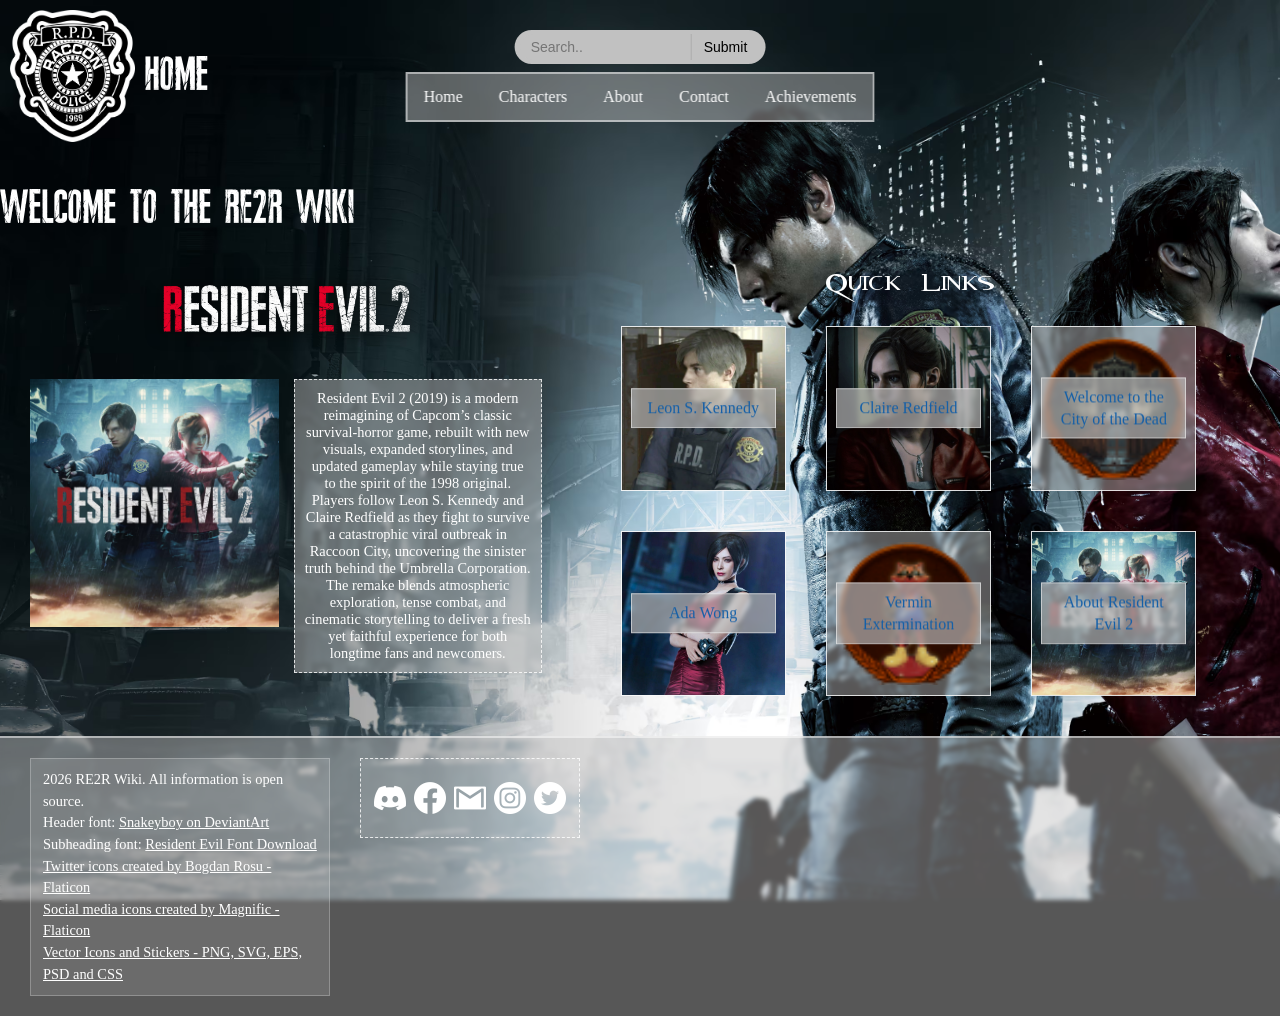
<file: index.html>
<!DOCTYPE html>
<html lang="en">
<link rel="stylesheet" href="css/styles.css">
<head>
    <meta charset="UTF-8">
    <meta name="viewport" content="width=device-width, initial-scale=1.0">
    <title>RE2R Wiki</title>
    <div class="header">
        <img src="Website Files/RPD Logo.png" alt="RPD Logo" class="logo">
        <h1>Home</h1>
        <div class="navbar">
            <div class="searchbar">
               <input type="text" placeholder="Search..">
               <button type="submit">Submit</button>
            </div>
            <nav>
                <ul>
                    <li><a href="index.html">Home</a></li>
                    <li><a href="characters.html">Characters</a></li>
                    <li><a href="about.html">About</a></li>
                    <li><a href="contact.html">Contact</a></li>
                    <li><a href="achievements.html">Achievements</a></li>
                </ul>
            </nav>
        </div>
    </div>
</head>
<body class="home-page">
    <h1>Welcome to the RE2R Wiki</h1>
    <div class="home-content">
        <div class="home-feature">
            <img src="Website Files/re2r-logo.png" alt="Resident Evil 2 Remake logo" class="home-feature-logo">
            <div class="home-feature-media">
                <img src="Website Files/re2rhomeheroimage.jpg" alt="Resident Evil 2 Remake" class="home-feature-image">
            </div>
            <div class="home-feature-placeholder">
                Resident Evil 2 (2019) is a modern reimagining of Capcom’s classic survival‑horror game, rebuilt with new visuals, expanded storylines, and updated gameplay while staying true to the spirit of the 1998 original. Players follow Leon S. Kennedy and Claire Redfield as they fight to survive a catastrophic viral outbreak in Raccoon City, uncovering the sinister truth behind the Umbrella Corporation. The remake blends atmospheric exploration, tense combat, and cinematic storytelling to deliver a fresh yet faithful experience for both longtime fans and newcomers.
            </div>
        </div>
        <div class="quick-links">
            <h2>Quick Links</h2>
            <div class="images">
                <a href="characters.html?character=leon"><img src="Website Files/leon.jpg" alt=""><span>Leon S. Kennedy</span></a>
                <a href="characters.html?character=claire"><img src="Website Files/claire.jpg" alt=""><span>Claire Redfield</span></a>
                <a href="achievements.html#achievement-welcome-city"><img class="quick-link-trophy" src="Website Files/RE2 Trophy Icons/bronze/WelcometotheCityoftheDead.png" alt=""><span>Welcome to the City of the Dead</span></a>
                <a href="characters.html?character=ada"><img src="Website Files/ada.jpg" alt=""><span>Ada Wong</span></a>
                <a href="achievements.html#achievement-vermin-extermination"><img class="quick-link-trophy" src="Website Files/RE2 Trophy Icons/bronze/VerminExtermination.png" alt=""><span>Vermin Extermination</span></a>
                <a href="about.html"><img src="Website Files/re2rhomeheroimage.jpg" alt=""><span>About Resident Evil 2</span></a>
            </div>
        </div>
    </div>
</body>
<footer class="site-footer">
    <div class="footer-content">
        <div class="footer-copy">2026 RE2R Wiki. All information is open source.<br>Header font: <a href="https://www.deviantart.com/snakeyboy" target="_blank" rel="noopener noreferrer">Snakeyboy on DeviantArt</a><br>Subheading font: <a href="https://fontmeme.com/fonts/resident-evil-font/" target="_blank" rel="noopener noreferrer">Resident Evil Font Download</a><br><a href="https://www.flaticon.com/free-icons/twitter" title="twitter icons">Twitter icons created by Bogdan Rosu - Flaticon</a><br><a href="https://www.flaticon.com/free-icons/social-media" title="social media icons">Social media icons created by Magnific - Flaticon</a><br><a href="https://www.flaticon.com/">Vector Icons and Stickers - PNG, SVG, EPS, PSD and CSS</a></div>
        <div class="footer-links-placeholder footer-social-links">
            <a href="https://discord.com" target="_blank" rel="noopener noreferrer"><img src="Website Files/discord.png" alt="Discord"></a>
            <a href="https://www.facebook.com" target="_blank" rel="noopener noreferrer"><img src="Website Files/facebook.png" alt="Facebook"></a>
            <a href="https://mail.google.com" target="_blank" rel="noopener noreferrer"><img src="Website Files/gmail.png" alt="Gmail"></a>
            <a href="https://www.instagram.com" target="_blank" rel="noopener noreferrer"><img src="Website Files/instagram.png" alt="Instagram"></a>
            <a href="https://twitter.com" target="_blank" rel="noopener noreferrer"><img src="Website Files/twitter.png" alt="Twitter"></a>
        </div>
    </div>
</footer>
</html>
</file>
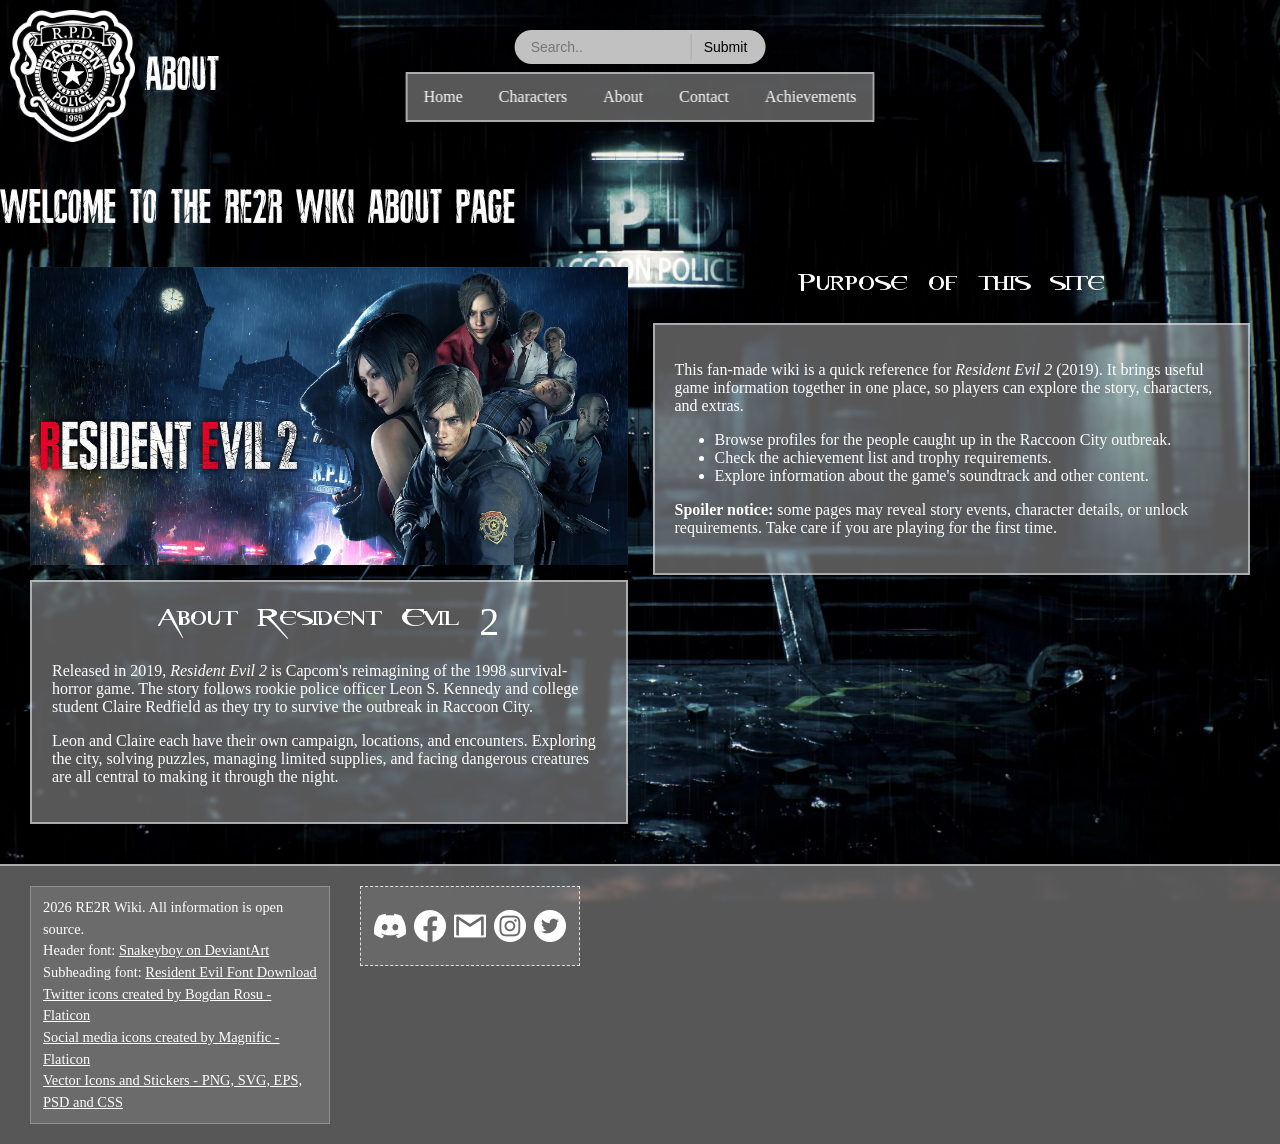
<file: about.html>
<!DOCTYPE html>
<html lang="en">
<link rel="stylesheet" href="css/styles.css">
<head>
    <meta charset="UTF-8">
    <meta name="viewport" content="width=device-width, initial-scale=1.0">
    <title>RE2R Wiki</title>
    <div class="header">
        <img src="Website Files/RPD Logo.png" alt="RPD Logo" class="logo">
        <h1>About</h1>
        <div class="navbar">
            <div class="searchbar">
               <input type="text" placeholder="Search..">
               <button type="submit">Submit</button>
            </div>
            <nav>
                <ul>
                    <li><a href="index.html">Home</a></li>
                    <li><a href="characters.html">Characters</a></li>
                    <li><a href="about.html">About</a></li>
                    <li><a href="contact.html">Contact</a></li>
                    <li><a href="achievements.html">Achievements</a></li>
                </ul>
            </nav>
        </div>
    </div>
</head>
<body class="about-page">
    <h1>Welcome to the RE2R Wiki about page</h1>
    <div class="about-content">
        <section class="about-panel">
            <h2>Purpose of this site</h2>
            <div class="about-information">
                <p>This fan-made wiki is a quick reference for <em>Resident Evil 2</em> (2019). It brings useful game information together in one place, so players can explore the story, characters, and extras.</p>
                <ul>
                    <li>Browse profiles for the people caught up in the Raccoon City outbreak.</li>
                    <li>Check the achievement list and trophy requirements.</li>
                    <li>Explore information about the game's soundtrack and other content.</li>
                </ul>
                <p><strong>Spoiler notice:</strong> some pages may reveal story events, character details, or unlock requirements. Take care if you are playing for the first time.</p>
            </div>
        </section>
        <section class="about-panel about-image-panel">
            <img src="Website Files/aboutpagebanner.jpg" alt="Resident Evil 2 Remake banner" class="about-banner">
            <div class="about-information">
                <h2>About Resident Evil 2</h2>
                <p>Released in 2019, <em>Resident Evil 2</em> is Capcom's reimagining of the 1998 survival-horror game. The story follows rookie police officer Leon S. Kennedy and college student Claire Redfield as they try to survive the outbreak in Raccoon City.</p>
                <p>Leon and Claire each have their own campaign, locations, and encounters. Exploring the city, solving puzzles, managing limited supplies, and facing dangerous creatures are all central to making it through the night.</p>
            </div>
        </section>
    </div>
</body>
<footer class="site-footer">
    <div class="footer-content">
        <div class="footer-copy">2026 RE2R Wiki. All information is open source.<br>Header font: <a href="https://www.deviantart.com/snakeyboy" target="_blank" rel="noopener noreferrer">Snakeyboy on DeviantArt</a><br>Subheading font: <a href="https://fontmeme.com/fonts/resident-evil-font/" target="_blank" rel="noopener noreferrer">Resident Evil Font Download</a><br><a href="https://www.flaticon.com/free-icons/twitter" title="twitter icons">Twitter icons created by Bogdan Rosu - Flaticon</a><br><a href="https://www.flaticon.com/free-icons/social-media" title="social media icons">Social media icons created by Magnific - Flaticon</a><br><a href="https://www.flaticon.com/">Vector Icons and Stickers - PNG, SVG, EPS, PSD and CSS</a></div>
        <div class="footer-links-placeholder footer-social-links">
            <a href="https://discord.com" target="_blank" rel="noopener noreferrer"><img src="Website Files/discord.png" alt="Discord"></a>
            <a href="https://www.facebook.com" target="_blank" rel="noopener noreferrer"><img src="Website Files/facebook.png" alt="Facebook"></a>
            <a href="https://mail.google.com" target="_blank" rel="noopener noreferrer"><img src="Website Files/gmail.png" alt="Gmail"></a>
            <a href="https://www.instagram.com" target="_blank" rel="noopener noreferrer"><img src="Website Files/instagram.png" alt="Instagram"></a>
            <a href="https://twitter.com" target="_blank" rel="noopener noreferrer"><img src="Website Files/twitter.png" alt="Twitter"></a>
        </div>
    </div>
</footer>
</html>
</file>
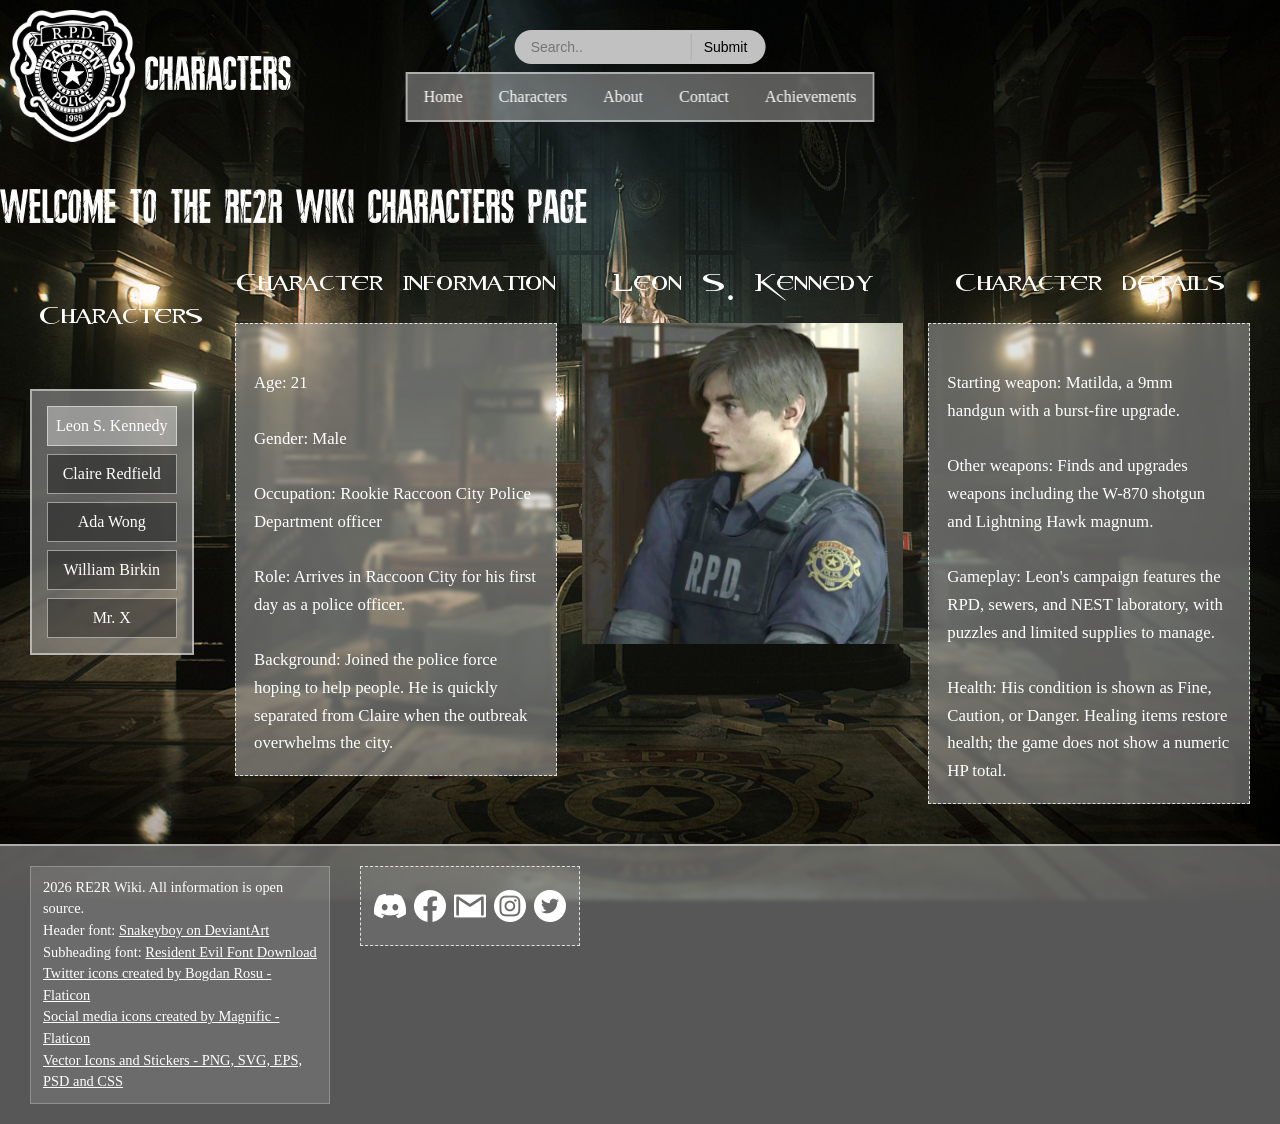
<file: characters.html>
<!DOCTYPE html>
<html lang="en">
<link rel="stylesheet" href="css/styles.css">
<head>
    <meta charset="UTF-8">
    <meta name="viewport" content="width=device-width, initial-scale=1.0">
    <title>RE2R Wiki</title>
    <div class="header">
        <img src="Website Files/RPD Logo.png" alt="RPD Logo" class="logo">
        <h1>Characters</h1>
        <div class="navbar">
            <div class="searchbar">
               <input type="text" placeholder="Search..">
               <button type="submit">Submit</button>
            </div>
            <nav>
                <ul>
                    <li><a href="index.html">Home</a></li>
                    <li><a href="characters.html">Characters</a></li>
                    <li><a href="about.html">About</a></li>
                    <li><a href="contact.html">Contact</a></li>
                    <li><a href="achievements.html">Achievements</a></li>
                </ul>
            </nav>
        </div>
    </div>
</head>
<body class="characters-page">
    <h1>Welcome to the RE2R Wiki characters page</h1>
    <div class="characters-content">
        <div class="character-menu-column">
            <h2>Characters</h2>
            <aside class="character-menu">
                <button type="button" class="character-menu-button active" data-character="leon">Leon S. Kennedy</button>
                <button type="button" class="character-menu-button" data-character="claire">Claire Redfield</button>
                <button type="button" class="character-menu-button" data-character="ada">Ada Wong</button>
                <button type="button" class="character-menu-button" data-character="william-birkin">William Birkin</button>
                <button type="button" class="character-menu-button" data-character="mr-x">Mr. X</button>
            </aside>
        </div>
        <div class="characters-layout">
            <section class="character-panel">
                <h2>Character information</h2>
                <div class="info-placeholder" id="character-information">
                    Age: 21

Gender: Male

Occupation: Rookie Raccoon City Police Department officer

Role: Arrives in Raccoon City for his first day as a police officer.

Background: Joined the police force hoping to help people. He is quickly separated from Claire when the outbreak overwhelms the city.
                </div>
            </section>
            <section class="character-panel character-image-panel">
                <h2 id="featured-character">Leon S. Kennedy</h2>
                <img src="Website Files/leon.jpg" alt="Leon S. Kennedy" class="character-image" id="character-image">
            </section>
            <section class="character-panel">
                <h2>Character details</h2>
                <div class="info-placeholder" id="character-details">
                    Starting weapon: Matilda, a 9mm handgun with a burst-fire upgrade.

Other weapons: Finds and upgrades weapons including the W-870 shotgun and Lightning Hawk magnum.

Gameplay: Leon's campaign features the RPD, sewers, and NEST laboratory, with puzzles and limited supplies to manage.

Health: His condition is shown as Fine, Caution, or Danger. Healing items restore health; the game does not show a numeric HP total.
                </div>
            </section>
        </div>
    </div>
    <script>
        const characterData = {
            leon: [
                'Leon S. Kennedy',
                'Age: 21\n\nGender: Male\n\nOccupation: Rookie Raccoon City Police Department officer\n\nRole: Arrives in Raccoon City for his first day as a police officer.\n\nBackground: Joined the police force hoping to help people. He is quickly separated from Claire when the outbreak overwhelms the city.',
                'Starting weapon: Matilda, a 9mm handgun with a burst-fire upgrade.\n\nOther weapons: Finds and upgrades weapons including the W-870 shotgun and Lightning Hawk magnum.\n\nGameplay: His campaign features the RPD, sewers, and NEST laboratory, with puzzles and limited supplies to manage.\n\nHealth: His condition is shown as Fine, Caution, or Danger. Healing items restore health; the game does not show a numeric HP total.',
                'Website Files/leon.jpg'
            ],
            claire: [
                'Claire Redfield',
                'Age: 19\n\nGender: Female\n\nOccupation: College student\n\nRole: Travels to Raccoon City looking for her brother, Chris Redfield.\n\nBackground: Resourceful and determined, she teams up with a young girl named Sherry to get her to safety.',
                'Starting weapon: SLS 60 revolver, which can use different ammunition types.\n\nOther weapons: Her arsenal includes the GM 79 grenade launcher and MQ 11 submachine gun.\n\nGameplay: Claire has a separate campaign, unique weapons, and encounters, including protecting Sherry.\n\nHealth: Her condition is shown as Fine, Caution, or Danger. Healing items restore health; the game does not show a numeric HP total.',
                'Website Files/claire.jpg'
            ],
            ada: [
                'Ada Wong',
                'Age: Not stated in the game\n\nGender: Female\n\nOccupation: Spy and covert operative\n\nRole: Poses as an FBI agent while secretly investigating the G-virus.\n\nBackground: Her goals are concealed from Leon, and she uses him to help reach the Umbrella facility.',
                'Weapon: B-12 handgun during her playable section.\n\nEquipment: The EMF Visualizer scans electronic devices and lets her interfere with circuits to open paths and solve obstacles.\n\nGameplay: Ada has a short, self-contained playable section focused on stealth, device puzzles, and escaping danger.\n\nHealth: She can take damage during gameplay; the game does not show a numeric HP total.',
                'Website Files/ada.jpg'
            ],
            'william-birkin': [
                'William Birkin',
                'Age: 36\n\nGender: Male\n\nOccupation: Umbrella virologist and lead researcher on the G-virus\n\nRole: After Umbrella operatives attack him, he injects himself with the virus rather than surrendering his research.\n\nBackground: His transformation threatens both Raccoon City and his daughter, Sherry.',
                'Combat: A multi-stage boss who mutates into increasingly powerful G forms as the story progresses.\n\nAttacks: Uses mutated claws and limbs at close range; later forms grow additional eyes and appendages that create new attack patterns.\n\nStrategy: Target the exposed eyes on his mutated body and use ammunition carefully. Environmental hazards can help in some encounters.\n\nHealth: Boss toughness and damage depend on difficulty; he has no player-style condition display.',
                'Website Files/williambirkin.png'
            ],
            'mr-x': [
                'Mr. X (Tyrant T-00)',
                'Age: Not applicable\n\nGender: Not applicable (engineered bioweapon)\n\nOccupation: Umbrella Tyrant, deployed as a pursuit and recovery weapon\n\nRole: Sent into the RPD to eliminate survivors and recover the G-virus sample.\n\nBackground: His relentless pursuit creates pressure to keep moving while exploring and solving puzzles.',
                'Combat: Follows the player through parts of the RPD and attacks with powerful punches.\n\nWeakness: Gunfire can briefly stagger him, but ordinary weapons will not permanently defeat him during the pursuit.\n\nStrategy: Break line of sight and keep moving; his footsteps can help you track his location.\n\nHealth: Has no player-style health meter. He can be temporarily incapacitated, but returns until the story resolves the encounter.',
                'Website Files/mrx.png'
            ]
        };

        function selectCharacter(button) {
            const [name, information, details, image] = characterData[button.dataset.character];
            document.querySelector('#featured-character').textContent = name;
            document.querySelector('#character-information').textContent = information;
            document.querySelector('#character-details').textContent = details;
            const characterImage = document.querySelector('#character-image');
            characterImage.src = image;
            characterImage.alt = name;
            characterImage.classList.toggle('character-image-transparent', button.dataset.character === 'mr-x');

            document.querySelector('.character-menu-button.active').classList.remove('active');
            button.classList.add('active');
        }

        const characterButtons = document.querySelectorAll('.character-menu-button');
        characterButtons.forEach((button) => {
            button.addEventListener('click', () => {
                selectCharacter(button);
            });
        });

        const requestedCharacter = new URLSearchParams(window.location.search).get('character');
        const requestedCharacterButton = [...characterButtons].find(
            (button) => button.dataset.character === requestedCharacter
        );
        if (requestedCharacterButton) {
            selectCharacter(requestedCharacterButton);
        }
    </script>
</body>
<footer class="site-footer">
    <div class="footer-content">
        <div class="footer-copy">2026 RE2R Wiki. All information is open source.<br>Header font: <a href="https://www.deviantart.com/snakeyboy" target="_blank" rel="noopener noreferrer">Snakeyboy on DeviantArt</a><br>Subheading font: <a href="https://fontmeme.com/fonts/resident-evil-font/" target="_blank" rel="noopener noreferrer">Resident Evil Font Download</a><br><a href="https://www.flaticon.com/free-icons/twitter" title="twitter icons">Twitter icons created by Bogdan Rosu - Flaticon</a><br><a href="https://www.flaticon.com/free-icons/social-media" title="social media icons">Social media icons created by Magnific - Flaticon</a><br><a href="https://www.flaticon.com/">Vector Icons and Stickers - PNG, SVG, EPS, PSD and CSS</a></div>
        <div class="footer-links-placeholder footer-social-links">
            <a href="https://discord.com" target="_blank" rel="noopener noreferrer"><img src="Website Files/discord.png" alt="Discord"></a>
            <a href="https://www.facebook.com" target="_blank" rel="noopener noreferrer"><img src="Website Files/facebook.png" alt="Facebook"></a>
            <a href="https://mail.google.com" target="_blank" rel="noopener noreferrer"><img src="Website Files/gmail.png" alt="Gmail"></a>
            <a href="https://www.instagram.com" target="_blank" rel="noopener noreferrer"><img src="Website Files/instagram.png" alt="Instagram"></a>
            <a href="https://twitter.com" target="_blank" rel="noopener noreferrer"><img src="Website Files/twitter.png" alt="Twitter"></a>
        </div>
    </div>
</footer>
</html>
</file>
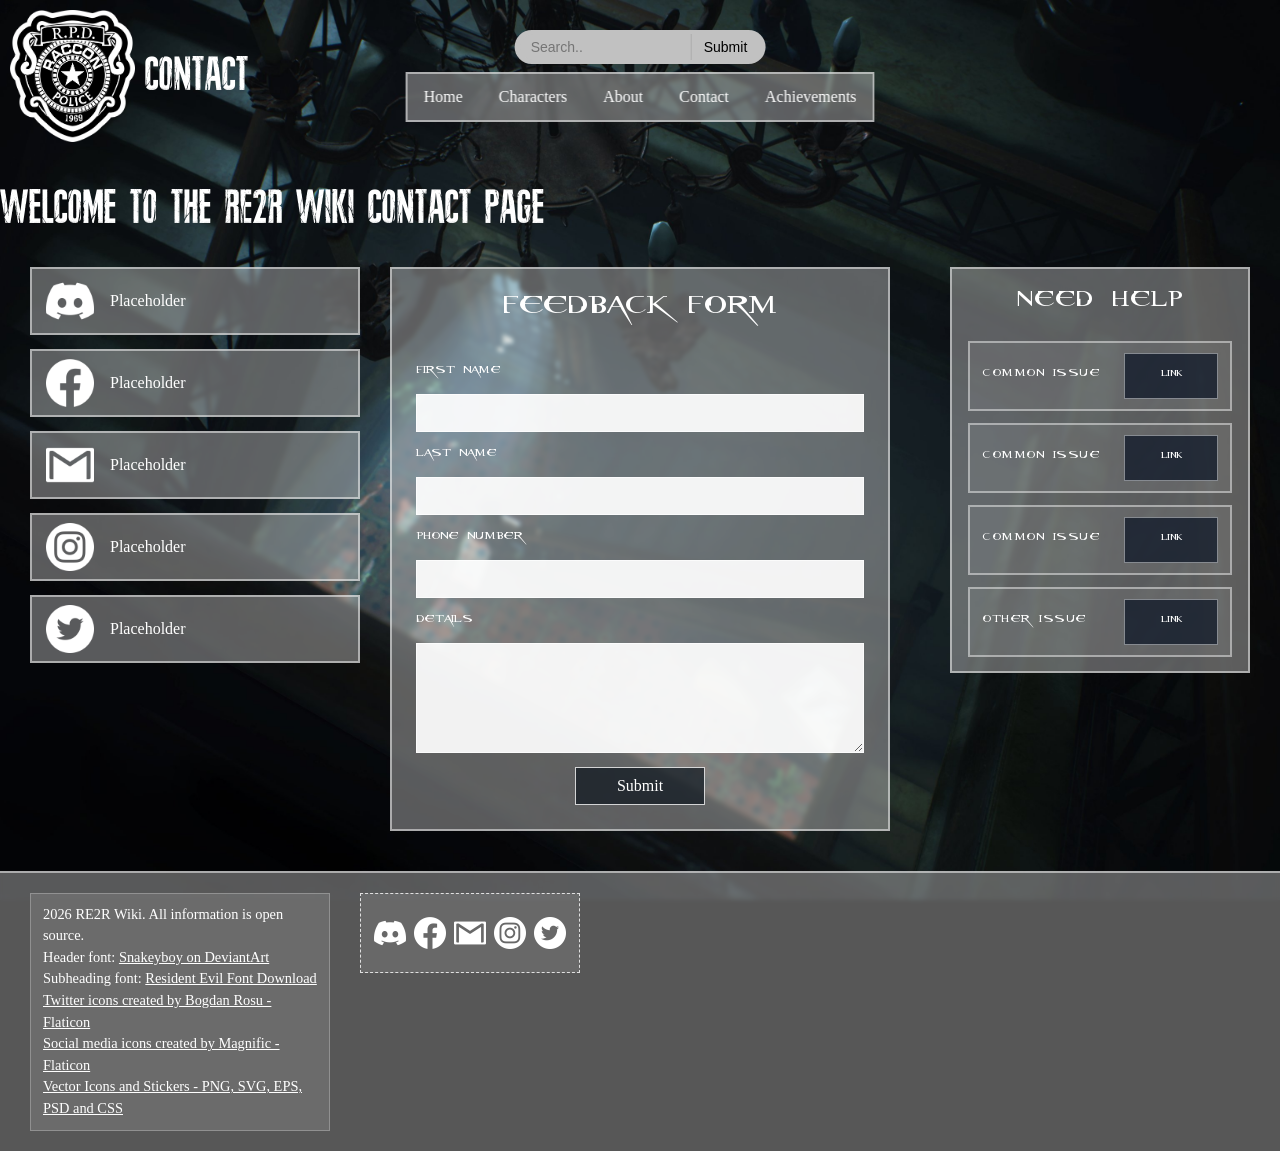
<file: contact.html>
<!DOCTYPE html>
<html lang="en">
<link rel="stylesheet" href="css/styles.css">
<head>
    <meta charset="UTF-8">
    <meta name="viewport" content="width=device-width, initial-scale=1.0">
    <title>RE2R Wiki</title>
    <div class="header">
        <img src="Website Files/RPD Logo.png" alt="RPD Logo" class="logo">
        <h1>Contact</h1>
        <div class="navbar">
            <div class="searchbar">
               <input type="text" placeholder="Search..">
               <button type="submit">Submit</button>
            </div>
            <nav>
                <ul>
                    <li><a href="index.html">Home</a></li>
                    <li><a href="characters.html">Characters</a></li>
                    <li><a href="about.html">About</a></li>
                    <li><a href="contact.html">Contact</a></li>
                    <li><a href="achievements.html">Achievements</a></li>
                </ul>
            </nav>
        </div>
    </div>
</head>
<body class="contact-page">
    <h1>Welcome to the RE2R Wiki contact page</h1>
    <div class="contact-content">
        <div class="contact-list">
            <div class="contact-item">
                <img src="Website Files/discord.png" alt="Discord">
                <span>Placeholder</span>
            </div>
            <div class="contact-item">
                <img src="Website Files/facebook.png" alt="Facebook">
                <span>Placeholder</span>
            </div>
            <div class="contact-item">
                <img src="Website Files/gmail.png" alt="Gmail">
                <span>Placeholder</span>
            </div>
            <div class="contact-item">
                <img src="Website Files/instagram.png" alt="Instagram">
                <span>Placeholder</span>
            </div>
            <div class="contact-item">
                <img src="Website Files/twitter.png" alt="Twitter">
                <span>Placeholder</span>
            </div>
        </div>
        <form class="feedback-form">
            <h2>Feedback Form</h2>
            <label for="first-name">First Name</label>
            <input id="first-name" name="first-name" type="text">

            <label for="last-name">Last Name</label>
            <input id="last-name" name="last-name" type="text">

            <label for="phone-number">Phone Number</label>
            <input id="phone-number" name="phone-number" type="tel">

            <label for="details">Details</label>
            <textarea id="details" name="details" rows="5"></textarea>

            <button type="submit">Submit</button>
        </form>

        <aside class="help-panel" aria-label="Need help">
            <h2>Need Help</h2>
            <div class="help-row">
                <span>Common Issue</span>
                <a href="#">Link</a>
            </div>
            <div class="help-row">
                <span>Common Issue</span>
                <a href="#">Link</a>
            </div>
            <div class="help-row">
                <span>Common Issue</span>
                <a href="#">Link</a>
            </div>
            <div class="help-row">
                <span>Other Issue</span>
                <a href="#">Link</a>
            </div>
        </aside>
    </div>
</body>
<footer class="site-footer">
    <div class="footer-content">
        <div class="footer-copy">2026 RE2R Wiki. All information is open source.<br>Header font: <a href="https://www.deviantart.com/snakeyboy" target="_blank" rel="noopener noreferrer">Snakeyboy on DeviantArt</a><br>Subheading font: <a href="https://fontmeme.com/fonts/resident-evil-font/" target="_blank" rel="noopener noreferrer">Resident Evil Font Download</a><br><a href="https://www.flaticon.com/free-icons/twitter" title="twitter icons">Twitter icons created by Bogdan Rosu - Flaticon</a><br><a href="https://www.flaticon.com/free-icons/social-media" title="social media icons">Social media icons created by Magnific - Flaticon</a><br><a href="https://www.flaticon.com/">Vector Icons and Stickers - PNG, SVG, EPS, PSD and CSS</a></div>
        <div class="footer-links-placeholder footer-social-links">
            <a href="https://discord.com" target="_blank" rel="noopener noreferrer"><img src="Website Files/discord.png" alt="Discord"></a>
            <a href="https://www.facebook.com" target="_blank" rel="noopener noreferrer"><img src="Website Files/facebook.png" alt="Facebook"></a>
            <a href="https://mail.google.com" target="_blank" rel="noopener noreferrer"><img src="Website Files/gmail.png" alt="Gmail"></a>
            <a href="https://www.instagram.com" target="_blank" rel="noopener noreferrer"><img src="Website Files/instagram.png" alt="Instagram"></a>
            <a href="https://twitter.com" target="_blank" rel="noopener noreferrer"><img src="Website Files/twitter.png" alt="Twitter"></a>
        </div>
    </div>
</footer>
</html>
</file>
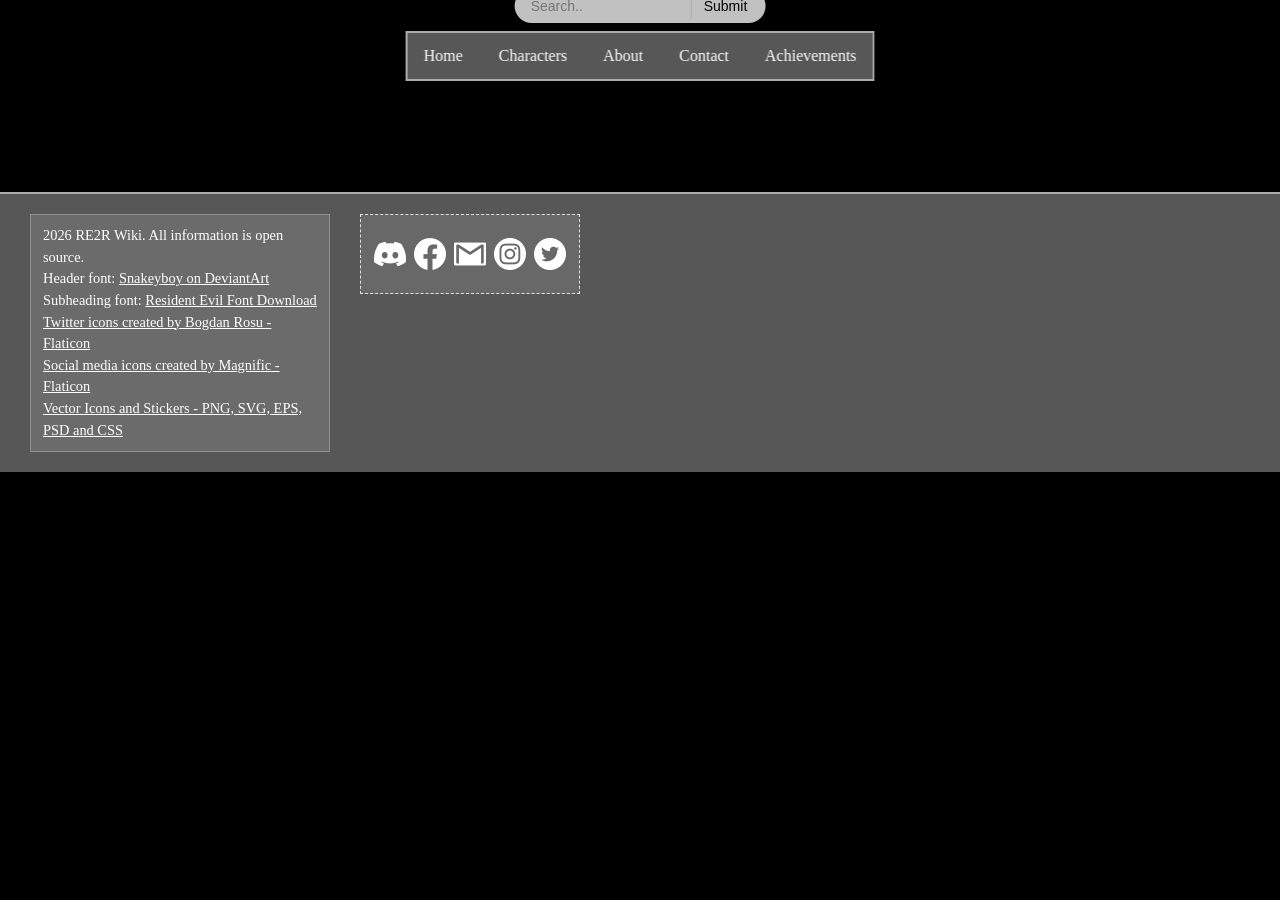
<file: ost.html>
<!DOCTYPE html>
<html lang="en">
<link rel="stylesheet" href="css/styles.css">
<head>
    <meta charset="UTF-8">
    <meta name="viewport" content="width=device-width, initial-scale=1.0">
    <title>RE2R Wiki</title>
    <div class="header">
        <h1>OST</h1>
        <div class="navbar">
            <div class="searchbar">
               <input type="text" placeholder="Search..">
               <button type="submit">Submit</button>
            </div>
            <nav>
                <ul>
                    <li><a href="index.html">Home</a></li>
                    <li><a href="characters.html">Characters</a></li>
                    <li><a href="about.html">About</a></li>
                    <li><a href="contact.html">Contact</a></li>
                    <li><a href="achievements.html">Achievements</a></li>
                </ul>
            </nav>
        </div>
    </div>
</head>
<body>
    <h1>Welcome to the RE2R Wiki OST page</h1>
</body>
<footer class="site-footer">
    <div class="footer-content">
        <div class="footer-copy">2026 RE2R Wiki. All information is open source.<br>Header font: <a href="https://www.deviantart.com/snakeyboy" target="_blank" rel="noopener noreferrer">Snakeyboy on DeviantArt</a><br>Subheading font: <a href="https://fontmeme.com/fonts/resident-evil-font/" target="_blank" rel="noopener noreferrer">Resident Evil Font Download</a><br><a href="https://www.flaticon.com/free-icons/twitter" title="twitter icons">Twitter icons created by Bogdan Rosu - Flaticon</a><br><a href="https://www.flaticon.com/free-icons/social-media" title="social media icons">Social media icons created by Magnific - Flaticon</a><br><a href="https://www.flaticon.com/">Vector Icons and Stickers - PNG, SVG, EPS, PSD and CSS</a></div>
        <div class="footer-links-placeholder footer-social-links">
            <a href="https://discord.com" target="_blank" rel="noopener noreferrer"><img src="Website Files/discord.png" alt="Discord"></a>
            <a href="https://www.facebook.com" target="_blank" rel="noopener noreferrer"><img src="Website Files/facebook.png" alt="Facebook"></a>
            <a href="https://mail.google.com" target="_blank" rel="noopener noreferrer"><img src="Website Files/gmail.png" alt="Gmail"></a>
            <a href="https://www.instagram.com" target="_blank" rel="noopener noreferrer"><img src="Website Files/instagram.png" alt="Instagram"></a>
            <a href="https://twitter.com" target="_blank" rel="noopener noreferrer"><img src="Website Files/twitter.png" alt="Twitter"></a>
        </div>
    </div>
</footer>
</html>
</file>
<file: css/styles.css>
@font-face {
    font-family: 'Resident Evil 4 Remake';
    src: url('../Website Files/fonttemp/resident_evil_4_remake_font_by_snakeyboy_df7kacs.ttf') format('truetype');
}

@font-face {
    font-family: 'Resident Evil H2';
    src: url('../Website Files/fonttemp/Resident_Evil_Large.ttf') format('truetype');
}

html, body {
    margin: 0;
    padding: 0;
    scrollbar-width: none; /* Firefox */
    -ms-overflow-style: none; /* IE/Edge legacy */
    background: #000;
    min-height: 100%;
}

body {
    min-height: 100vh;
}

html::-webkit-scrollbar,
body::-webkit-scrollbar {
    display: none; /* Chrome/Safari */
}

footer {
    border-top: 2px solid #C1C1C1;
}

h1 {
    font-family: 'Resident Evil 4 Remake', serif;
    font-size: 3rem;
    font-weight: 400;
    letter-spacing: 1px;
}

h2 {
    font-family: 'Resident Evil H2', serif;
    font-size: 2.5rem;
    font-weight: 400;
    line-height: 1.1;
}

.header h1 {
    margin: 0;
}

.header .logo {
    margin-right: 10px;
}

.header {
    display: flex;
    align-items: center;
    padding: 10px;
    position: relative;
}

nav{
    background: rgba(193, 193, 193, 0.45);
    border: 2px solid rgba(255, 255, 255, 0.5);
    overflow: hidden;
    display: inline-block;
    backdrop-filter: blur(2px);
}

nav ul {
    list-style-type: none;
    margin: 0;
    padding: 0;
}

nav li {
    display: inline-block;
}

.navbar {
    position: absolute;
    left: 50vw;
    transform: translateX(-50%);
    display: flex;
    flex-direction: column;
    align-items: center;
    gap: 8px;
}

.navbar .searchbar {
    order: 1;
}

.navbar nav {
    order: 2;
    position: relative;
}

nav li a {
    display: block;
    color: white;
    text-align: center;
    padding: 14px 16px;
    text-decoration: none;
}

nav li a:hover {
    background-color: #111;
}


.searchbar {
  display: flex;
  justify-content: center;
  padding: 4px 6px;
  border-radius: 999px;
  overflow: hidden;
  background: #C1C1C1;
  width: fit-content;
  max-width: 280px;
}
.searchbar input[type=text] {
  padding: 5px 10px;
  border: none;
  font-size: 14px;
  background: #C1C1C1;
  border-radius: 999px 0 0 999px;
  outline: none;
  width: 150px;
}

.searchbar button:hover {
  background: #ccc;
}

.searchbar button {
  padding: 5px 12px;
  background: #C1C1C1;
  font-size: 14px;
  border: none;
  cursor: pointer;
  border-radius: 0 999px 999px 0;
  border-left: 1px solid rgba(0, 0, 0, 0.2);
}

.logo {
    max-width: 125px;
    width: 100%;
    height: auto;
  }

.home-page {
    background-image: url('../Website Files/homepagebg.jpg');
    background-size: cover;
    background-position: center;
    background-repeat: no-repeat;
    background-attachment: fixed;
    color: #fff;
}

.characters-page {
    background-image: url('../Website Files/characterspagebg.jpg');
    background-size: cover;
    background-position: center;
    background-repeat: no-repeat;
    background-attachment: fixed;
    color: #fff;
}

.about-page {
    background-image: url('../Website Files/aboutpagebg.jpg');
    background-size: cover;
    background-position: center;
    background-repeat: no-repeat;
    background-attachment: fixed;
    color: #fff;
}

.contact-page {
    background-image: url('../Website Files/contactpagebg.jpg');
    background-size: cover;
    background-position: center;
    background-repeat: no-repeat;
    background-attachment: fixed;
    color: #fff;
}

.contact-content {
    display: grid;
    grid-template-columns: minmax(220px, 1fr) minmax(280px, 500px) minmax(220px, 1fr);
    align-items: start;
    gap: 30px;
    margin: 30px;
}

.contact-list {
    display: flex;
    flex-direction: column;
    align-items: flex-start;
    gap: 14px;
    width: min(100%, 360px);
    justify-self: start;
}

.contact-item {
    display: flex;
    align-items: center;
    gap: 16px;
    width: 100%;
    min-height: 64px;
    padding: 8px 14px;
    box-sizing: border-box;
    background: rgba(193, 193, 193, 0.45);
    border: 2px solid rgba(255, 255, 255, 0.5);
    backdrop-filter: blur(2px);
}

.contact-item img {
    width: 48px;
    height: 48px;
    object-fit: contain;
    flex: 0 0 48px;
    filter: grayscale(1) brightness(0) invert(1);
}

.contact-item span {
    color: #fff;
    font-size: 1rem;
}

.feedback-form {
    grid-column: 2;
    display: flex;
    flex-direction: column;
    width: 100%;
    padding: 20px 24px 24px;
    box-sizing: border-box;
    background: rgba(193, 193, 193, 0.45);
    border: 2px solid rgba(255, 255, 255, 0.5);
    backdrop-filter: blur(2px);
}

.feedback-form h2 {
    margin: 0 0 16px;
    color: #fff;
    text-align: center;
    text-transform: uppercase;
}

.feedback-form label {
    margin: 8px 0 5px;
    color: #fff;
    font-family: 'Resident Evil H2', serif;
    font-size: 1rem;
    text-transform: uppercase;
}

.feedback-form input,
.feedback-form textarea {
    width: 100%;
    padding: 9px 10px;
    box-sizing: border-box;
    border: 1px solid rgba(255, 255, 255, 0.7);
    border-radius: 0;
    background: rgba(255, 255, 255, 0.92);
    color: #111;
    font: inherit;
}

.feedback-form textarea {
    resize: vertical;
}

.feedback-form button {
    align-self: center;
    min-width: 130px;
    margin-top: 14px;
    padding: 9px 18px;
    border: 1px solid rgba(255, 255, 255, 0.8);
    background: rgba(16, 24, 33, 0.72);
    color: #fff;
    cursor: pointer;
    font: inherit;
}

.feedback-form button:hover {
    background: rgba(193, 193, 193, 0.75);
    color: #111;
}

.help-panel {
    grid-column: 3;
    width: min(100%, 300px);
    justify-self: end;
    padding: 18px 16px 14px;
    box-sizing: border-box;
    background: rgba(193, 193, 193, 0.45);
    border: 2px solid rgba(255, 255, 255, 0.5);
    backdrop-filter: blur(2px);
}

.help-panel h2 {
    margin: 0 0 18px;
    color: #fff;
    text-align: center;
    text-transform: uppercase;
    font-size: 2.1rem;
    letter-spacing: 1px;
    line-height: 1.1;
}

.help-row {
    display: flex;
    align-items: center;
    justify-content: space-between;
    gap: 12px;
    margin-bottom: 12px;
    padding: 10px 12px;
    background: rgba(255, 255, 255, 0.06);
    border: 2px solid rgba(255, 255, 255, 0.45);
}

.help-row:last-child {
    margin-bottom: 0;
}

.help-row span {
    color: #fff;
    font-family: 'Resident Evil H2', serif;
    font-size: 1rem;
    text-transform: uppercase;
    letter-spacing: 0.5px;
}

.help-row a {
    display: inline-flex;
    align-items: center;
    justify-content: center;
    min-width: 72px;
    padding: 6px 10px;
    background: rgba(11, 20, 36, 0.72);
    border: 1px solid rgba(255, 255, 255, 0.45);
    color: #fff;
    text-decoration: none;
    font-family: 'Resident Evil H2', serif;
    font-size: 1rem;
    text-transform: lowercase;
}

.help-row a:hover {
    background: rgba(84, 122, 169, 0.78);
    color: #fff;
}

.achievements-page {
    background-image: url('../Website Files/achievementpagebg.jpg');
    background-size: cover;
    background-position: center;
    background-repeat: no-repeat;
    background-attachment: fixed;
    color: #fff;
}

.achievements-content {
    margin: 30px;
}

.achievements-layout {
    display: grid;
    grid-template-columns: minmax(0, 1fr) minmax(360px, 38%);
    align-items: start;
    gap: 30px;
}

.achievement-list {
    min-width: 0;
}

.achievement-details {
    position: sticky;
    top: 20px;
    min-height: 420px;
    padding: 30px;
    color: #fff;
    background: rgba(193, 193, 193, 0.45);
    border: 2px solid rgba(255, 255, 255, 0.5);
    backdrop-filter: blur(2px);
    box-sizing: border-box;
}

.achievement-details[hidden] {
    display: none;
}

.achievement-details-heading {
    display: flex;
    align-items: center;
    gap: 24px;
    min-height: 132px;
}

.achievement-details-icon {
    flex: 0 0 120px;
    width: 120px;
    height: 120px;
    border: 1px solid rgba(255, 255, 255, 0.8);
    border-radius: 50%;
    object-fit: cover;
}

.achievement-details-name {
    margin: 0;
    font-family: 'Resident Evil 4 Remake', serif;
    font-size: 2rem;
    line-height: 1.2;
    text-transform: none;
}

.achievement-details-tier {
    margin: 8px 0 0;
    font-size: 1.2rem;
    font-weight: 700;
    text-transform: uppercase;
}

.achievement-details h3 {
    margin: 36px 0 18px;
    text-align: center;
    font-family: 'Resident Evil H2', serif;
    font-size: 2rem;
    font-weight: 400;
    text-transform: uppercase;
}

.achievement-details-description {
    margin: 0;
    min-height: 120px;
    padding: 22px;
    background: rgba(0, 0, 0, 0.35);
    border: 1px solid rgba(255, 255, 255, 0.25);
    font-family: Arial, sans-serif;
    font-size: 1.25rem;
    line-height: 1.65;
}

.achievements-title {
    margin: 0 0 24px;
    text-align: center;
    text-transform: uppercase;
}

.achievement-source {
    margin: -12px 0 24px;
    text-align: center;
}

.achievement-source a {
    color: #fff;
}

.achievement-tier {
    display: grid;
    grid-template-columns: minmax(100px, 150px) minmax(0, 525px) minmax(120px, 200px);
    align-items: center;
    justify-content: start;
    gap: 12px;
    margin-bottom: 30px;
}

.achievement-tier-label,
.achievement-completion {
    margin: 0;
    color: #fff;
    text-align: center;
    text-transform: uppercase;
    white-space: nowrap;
}

.achievement-completion {
    font-size: 1.5rem;
}

.achievement-scroll {
    width: 100%;
    overflow-x: auto;
    overflow-y: hidden;
    scrollbar-color: rgba(255, 255, 255, 0.8) rgba(0, 0, 0, 0.55);
    scrollbar-width: thin;
}

.achievement-icons {
    display: grid;
    grid-auto-columns: 100px;
    grid-auto-flow: column;
    gap: 10px;
    width: max-content;
    padding-bottom: 8px;
}

.achievement-card {
    width: 92px;
    margin: 0;
    text-align: center;
}

.achievement-card:target .achievement-icon,
.achievement-card:focus .achievement-icon {
    outline: 3px solid #fff;
    outline-offset: 3px;
}

.achievement-icon {
    display: block;
    width: 88px;
    aspect-ratio: 1;
    object-fit: contain;
    border: 1px solid rgba(255, 255, 255, 0.8);
    background: rgba(0, 0, 0, 0.58);
    box-sizing: border-box;
}

.achievement-card figcaption {
    margin-top: 6px;
    color: #fff;
    font-family: Arial, sans-serif;
    font-size: 0.75rem;
    line-height: 1.2;
}

.achievement-scroll::-webkit-scrollbar {
    height: 9px;
}

.achievement-scroll::-webkit-scrollbar-track {
    background: rgba(0, 0, 0, 0.55);
}

.achievement-scroll::-webkit-scrollbar-thumb {
    background: rgba(255, 255, 255, 0.8);
}

.home-page h1,
.home-page h2,
.home-page p,
.home-page li,
.home-page a,
.characters-page h1,
.characters-page h2,
.characters-page p,
.characters-page li,
.characters-page a,
.about-page h1,
.about-page h2,
.about-page p,
.about-page li,
.about-page a,
.contact-page h1,
.contact-page h2,
.contact-page p,
.contact-page li,
.contact-page a,
.achievements-page h1,
.achievements-page h2,
.achievements-page p,
.achievements-page li,
.achievements-page a {
    color: #fff;
}

.site-footer {
    background: rgba(193, 193, 193, 0.45);
    border-top: 2px solid rgba(255, 255, 255, 0.5);
    padding: 20px 30px;
    margin-top: 40px;
    backdrop-filter: blur(2px);
}

.footer-content {
    display: flex;
    justify-content: flex-start;
    align-items: flex-start;
    gap: 30px;
    flex-wrap: wrap;
}

.footer-copy {
    font-size: 0.9rem;
    color: #fff;
    max-width: 300px;
    line-height: 1.5;
    background: rgba(255, 255, 255, 0.12);
    border: 1px solid rgba(255, 255, 255, 0.25);
    padding: 10px 12px;
    box-sizing: border-box;
}

.footer-copy a {
    color: inherit;
}

.footer-links-placeholder {
    float: right;
    width: 220px;
    min-height: 80px;
    border: 1px dashed rgba(255, 255, 255, 0.8);
    background: rgba(255, 255, 255, 0.1);
    display: flex;
    align-items: center;
    justify-content: center;
    color: #fff;
    font-size: 0.9rem;
    text-align: center;
    padding: 10px;
    box-sizing: border-box;
}

.footer-social-links {
    gap: 8px;
}

.footer-social-links img {
    display: block;
    width: 32px;
    height: 32px;
    object-fit: contain;
    filter: grayscale(1) brightness(0) invert(1);
}

.home-content {
    display: grid;
    grid-template-columns: minmax(0, 40vw) minmax(0, 1fr);
    align-items: start;
    gap: 25px;
    margin: 30px;
}

.home-feature {
    display: grid;
    grid-template-columns: repeat(2, minmax(0, 1fr));
    gap: 15px;
    align-items: start;
}

.home-feature-media {
    min-width: 0;
}

.home-feature-logo {
    display: block;
    grid-column: 1 / -1;
    width: 100%;
    max-height: 85px;
    object-fit: contain;
    margin-bottom: 12px;
}

.home-feature-image {
    display: block;
    width: 100%;
    aspect-ratio: 1 / 1;
    object-fit: cover;
}

.home-feature-placeholder {
    aspect-ratio: 1 / 1;
    padding: 10px;
    border: 1px dashed rgba(255, 255, 255, 0.8);
    background: rgba(193, 193, 193, 0.45);
    color: #fff;
    font-size: 0.9rem;
    text-align: center;
    box-sizing: border-box;
    display: flex;
    align-items: center;
    justify-content: center;
    backdrop-filter: blur(2px);
}

.info-placeholder {
    padding: 18px;
    border: 1px dashed rgba(255, 255, 255, 0.8);
    background: rgba(193, 193, 193, 0.45);
    color: #fff;
    font-size: 1.05rem;
    line-height: 1.65;
    text-align: left;
    box-sizing: border-box;
    white-space: pre-line;
    backdrop-filter: blur(2px);
}

.home-page .images {
    display: grid;
    grid-template-columns: repeat(3, minmax(0, 1fr));
    gap: 40px;
    width: min(45vw, 675px);
    justify-self: end;
    min-width: 0;
}

.quick-links {
    display: flex;
    flex-direction: column;
    align-items: center;
    min-width: 0;
}

.quick-links h2 {
    margin: 0 0 15px;
    color: #fff;
    text-align: center;
}

.home-page .images img {
    display: block;
    width: 100%;
    aspect-ratio: 1 / 1;
    object-fit: cover;
    border: 1px solid rgba(255, 255, 255, 0.8);
    background: rgba(193, 193, 193, 0.45);
    backdrop-filter: blur(2px);
    box-sizing: border-box;
}

.home-page .images img.quick-link-trophy {
    padding: 10px;
    object-fit: contain;
}

.home-page .images a {
    position: relative;
    display: block;
    color: #1560a8;
    text-align: center;
    text-decoration: none;
}

.home-page .images a span {
    position: absolute;
    top: 50%;
    left: 10px;
    right: 10px;
    padding: 8px 10px;
    border: 1px solid rgba(255, 255, 255, 0.5);
    background: rgba(193, 193, 193, 0.65);
    backdrop-filter: blur(2px);
    font-size: 1rem;
    line-height: 1.35;
    box-sizing: border-box;
    transform: translateY(-50%);
}

.home-page .images a:hover span,
.home-page .images a:focus-visible span {
    text-decoration: underline;
}

.characters-content {
    display: grid;
    grid-template-columns: 180px minmax(0, 1fr);
    align-items: start;
    gap: 25px;
    margin: 30px;
}

.character-menu-column {
    display: flex;
    flex-direction: column;
    align-self: start;
    align-items: center;
    gap: 12px;
}

.character-menu-column h2 {
    color: #fff;
    text-align: center;
}

.character-menu {
    display: flex;
    flex-direction: column;
    align-self: start;
    gap: 8px;
    padding: 15px;
    border: 2px solid rgba(255, 255, 255, 0.5);
    background: rgba(193, 193, 193, 0.45);
    backdrop-filter: blur(2px);
}

.character-menu-button {
    padding: 10px 8px;
    border: 1px solid rgba(255, 255, 255, 0.5);
    background: rgba(0, 0, 0, 0.35);
    color: #fff;
    cursor: pointer;
    font: inherit;
}

.character-menu-button:hover,
.character-menu-button.active {
    background: rgba(255, 255, 255, 0.35);
}

.characters-layout {
    display: grid;
    grid-template-columns: repeat(3, minmax(0, 1fr));
    align-items: start;
    gap: 25px;
}

.character-panel h2 {
    margin: 0 0 12px;
    color: #fff;
    text-align: center;
}

.character-image {
    display: block;
    width: 100%;
    aspect-ratio: 1 / 1;
    object-fit: cover;
}

.character-image-transparent {
    border: 1px dashed rgba(255, 255, 255, 0.8);
    background: rgba(193, 193, 193, 0.45);
    backdrop-filter: blur(2px);
}

.about-content {
    display: grid;
    grid-template-columns: repeat(2, minmax(0, 1fr));
    align-items: start;
    gap: 25px;
    margin: 30px;
}

.about-panel h2 {
    margin: 0 0 12px;
    color: #fff;
    text-align: center;
}

.about-information {
    padding: 20px;
    box-sizing: border-box;
    background: rgba(193, 193, 193, 0.45);
    border: 2px solid rgba(255, 255, 255, 0.5);
    backdrop-filter: blur(2px);
}

.about-panel:first-child {
    order: 2;
}

.about-image-panel {
    order: 1;
}

.about-image-panel {
    display: grid;
    grid-template-rows: auto minmax(0, 1fr);
    gap: 15px;
}

.about-image-panel .home-feature-placeholder {
    aspect-ratio: auto;
}

.about-banner {
    display: block;
    width: 100%;
    aspect-ratio: 2 / 1;
    object-fit: cover;
    object-position: top;
}

@media (max-width: 1050px) {
    .achievements-content {
        margin: 24px 20px;
    }

    .achievements-layout {
        grid-template-columns: minmax(0, 1fr) minmax(320px, 38%);
        gap: 20px;
    }

    .achievement-details {
        min-height: 360px;
        padding: 22px;
    }

    .achievement-details-heading {
        gap: 16px;
        min-height: 104px;
    }

    .achievement-details-icon {
        flex-basis: 96px;
        width: 96px;
        height: 96px;
    }

    .achievement-details-name {
        font-size: 1.65rem;
    }

    .achievement-details-tier {
        font-size: 1rem;
    }

    .achievement-details h3 {
        margin: 28px 0 14px;
        font-size: 1.7rem;
    }

    .achievement-details-description {
        min-height: 100px;
        padding: 18px;
        font-size: 1.1rem;
    }

    .achievement-tier {
        grid-template-columns: 120px minmax(0, 1fr);
        grid-template-areas:
            "label track"
            ". completion";
        gap: 8px;
    }

    .achievement-tier-label {
        grid-area: label;
        font-size: 2rem;
    }

    .achievement-completion {
        grid-area: completion;
        justify-self: end;
        font-size: 1.6rem;
    }

    .achievement-scroll {
        grid-area: track;
        width: 100%;
    }

    .achievement-icons {
        grid-auto-columns: 76px;
        gap: 10px;
    }

    .achievement-card {
        width: 72px;
    }

    .achievement-icon {
        width: 68px;
    }
}

@media (max-width: 700px) {
    .achievements-layout {
        grid-template-columns: 1fr;
    }

    .achievement-details {
        position: fixed;
        top: auto;
        right: 12px;
        bottom: 12px;
        z-index: 10;
        width: min(calc(100% - 24px), 360px);
        min-height: 0;
        max-height: 55vh;
        margin-left: auto;
        padding: 18px;
        overflow-y: auto;
    }

    .achievement-details-heading {
        gap: 14px;
        min-height: 82px;
    }

    .achievement-details-icon {
        flex-basis: 76px;
        width: 76px;
        height: 76px;
    }

    .achievement-details-name {
        font-size: 1.45rem;
    }

    .achievement-details-tier {
        font-size: 0.95rem;
    }

    .achievement-details h3 {
        margin: 20px 0 10px;
        font-size: 1.5rem;
    }

    .achievement-details-description {
        min-height: 70px;
        padding: 14px;
        font-size: 1rem;
    }

    .home-content {
        display: block;
        margin: 30px 20px;
    }

    .home-feature {
        margin-bottom: 30px;
    }

    .home-page .images {
        grid-template-columns: repeat(2, minmax(0, 1fr));
        width: auto;
    }

    .characters-layout {
        grid-template-columns: 1fr;
    }

    .characters-content {
        grid-template-columns: 1fr;
        margin: 30px 20px;
    }

    .about-content {
        grid-template-columns: 1fr;
        margin: 30px 20px;
    }

    .about-image-panel {
        grid-template-rows: auto auto;
    }

    .contact-content {
        grid-template-columns: 1fr;
        margin: 30px 20px;
    }

    .feedback-form,
    .help-panel {
        grid-column: auto;
    }

    .help-panel {
        width: 100%;
        justify-self: stretch;
    }
}
</file>
